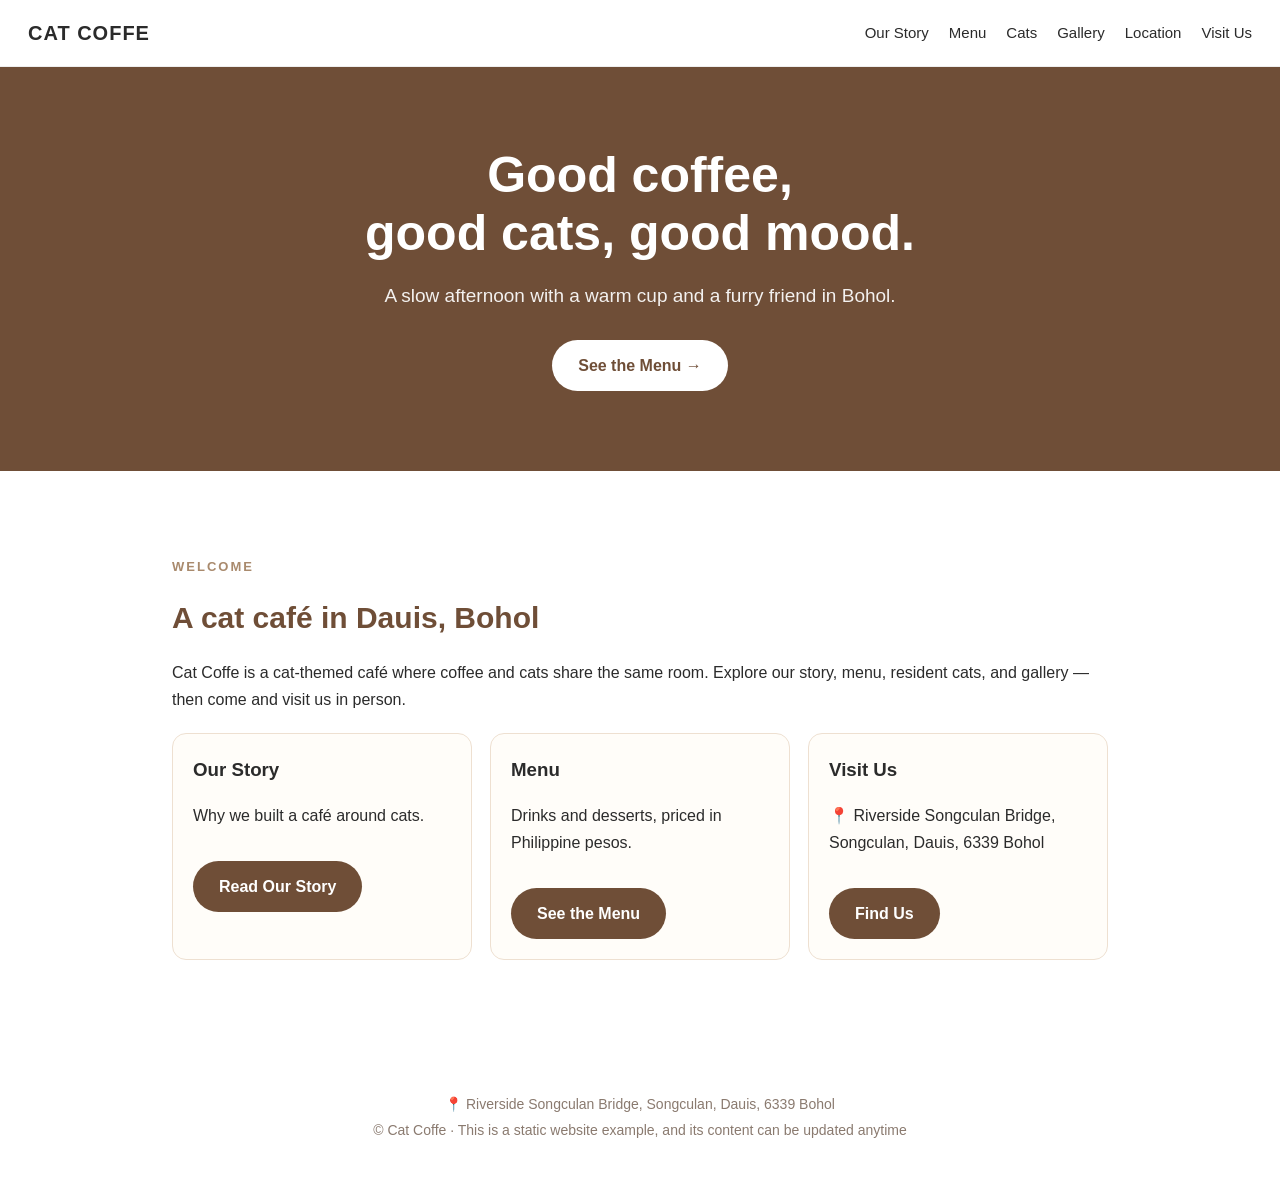
<file: index.html>
<!DOCTYPE html>
<html lang="en">
<head>
<meta charset="UTF-8">
<meta name="viewport" content="width=device-width, initial-scale=1.0">
<title>Cat Coffe · Cat Café in Bohol</title>
<link rel="stylesheet" href="style.css">
</head>
<body>
<nav>
  <strong><a href="index.html">CAT COFFE</a></strong>
  <ul>
    <li><a href="story.html">Our Story</a></li>
    <li><a href="menu.html">Menu</a></li>
    <li><a href="cats.html">Cats</a></li>
    <li><a href="gallery.html">Gallery</a></li>
    <li><a href="location.html">Location</a></li>
    <li><a href="visit.html">Visit Us</a></li>
  </ul>
</nav>
<header class="hero">
  <h1>Good coffee,<br>good cats, good mood.</h1>
  <p>A slow afternoon with a warm cup and a furry friend in Bohol.</p>
  <a href="menu.html">See the Menu →</a>
</header>
<main>
  <section>
    <p class="eyebrow">Welcome</p>
    <h2>A cat café in Dauis, Bohol</h2>
    <p>Cat Coffe is a cat-themed café where coffee and cats share the same room. Explore our story, menu, resident cats, and gallery — then come and visit us in person.</p>
    <div class="grid">
      <div class="card"><h3>Our Story</h3><p>Why we built a café around cats.</p><a class="btn" href="story.html">Read Our Story</a></div>
      <div class="card"><h3>Menu</h3><p>Drinks and desserts, priced in Philippine pesos.</p><a class="btn" href="menu.html">See the Menu</a></div>
      <div class="card"><h3>Visit Us</h3><p>📍 Riverside Songculan Bridge, Songculan, Dauis, 6339 Bohol</p><a class="btn" href="location.html">Find Us</a></div>
    </div>
  </section>
</main>
<footer>
  📍 Riverside Songculan Bridge, Songculan, Dauis, 6339 Bohol<br>
  © Cat Coffe · This is a static website example, and its content can be updated anytime
</footer>
</body>
</html>
</file>
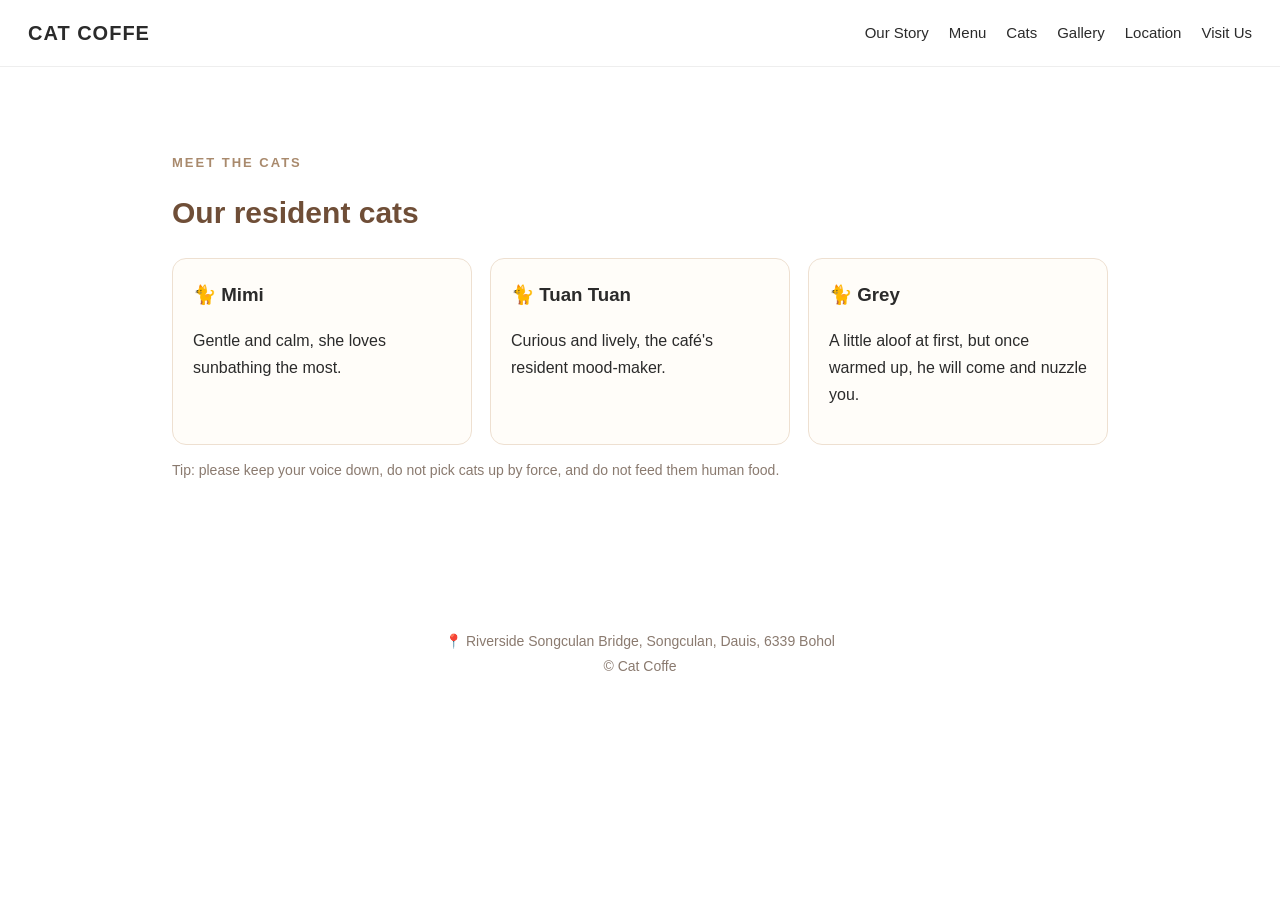
<file: cats.html>
<!DOCTYPE html>
<html lang="en">
<head>
<meta charset="UTF-8">
<meta name="viewport" content="width=device-width, initial-scale=1.0">
<title>Cats · Cat Coffe</title>
<link rel="stylesheet" href="style.css">
</head>
<body>
<nav>
  <strong><a href="index.html">CAT COFFE</a></strong>
  <ul>
    <li><a href="story.html">Our Story</a></li>
    <li><a href="menu.html">Menu</a></li>
    <li><a href="cats.html">Cats</a></li>
    <li><a href="gallery.html">Gallery</a></li>
    <li><a href="location.html">Location</a></li>
    <li><a href="visit.html">Visit Us</a></li>
  </ul>
</nav>
<main>
  <section>
    <p class="eyebrow">Meet the Cats</p>
    <h2>Our resident cats</h2>
    <div class="grid">
      <div class="card"><h3>🐈 Mimi</h3><p>Gentle and calm, she loves sunbathing the most.</p></div>
      <div class="card"><h3>🐈 Tuan Tuan</h3><p>Curious and lively, the café's resident mood-maker.</p></div>
      <div class="card"><h3>🐈 Grey</h3><p>A little aloof at first, but once warmed up, he will come and nuzzle you.</p></div>
    </div>
    <p style="color:#8a7a6f; font-size:14px;">Tip: please keep your voice down, do not pick cats up by force, and do not feed them human food.</p>
  </section>
</main>
<footer>
  📍 Riverside Songculan Bridge, Songculan, Dauis, 6339 Bohol<br>
  © Cat Coffe
</footer>
</body>
</html>
</file>
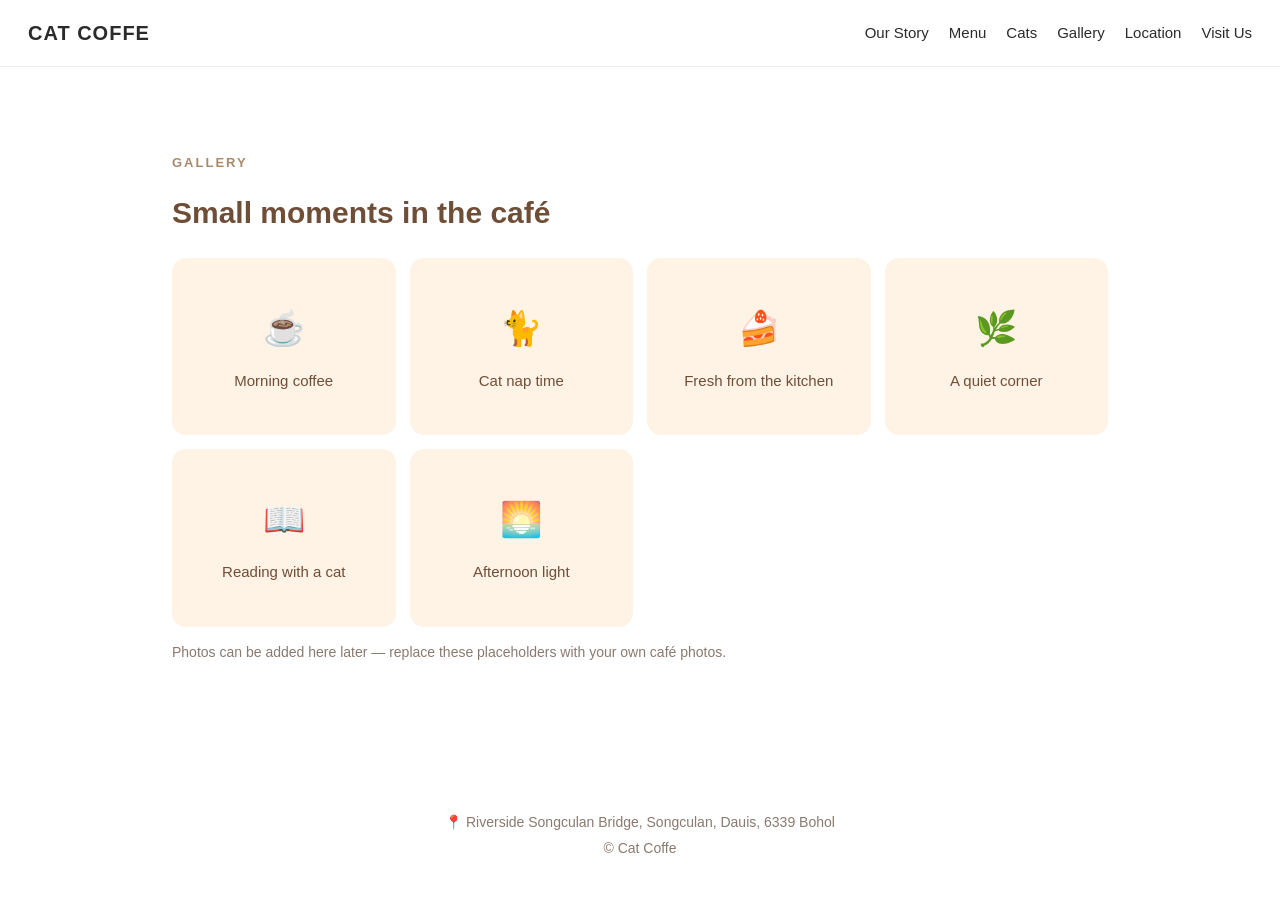
<file: gallery.html>
<!DOCTYPE html>
<html lang="en">
<head>
<meta charset="UTF-8">
<meta name="viewport" content="width=device-width, initial-scale=1.0">
<title>Gallery · Cat Coffe</title>
<link rel="stylesheet" href="style.css">
</head>
<body>
<nav>
  <strong><a href="index.html">CAT COFFE</a></strong>
  <ul>
    <li><a href="story.html">Our Story</a></li>
    <li><a href="menu.html">Menu</a></li>
    <li><a href="cats.html">Cats</a></li>
    <li><a href="gallery.html">Gallery</a></li>
    <li><a href="location.html">Location</a></li>
    <li><a href="visit.html">Visit Us</a></li>
  </ul>
</nav>
<main>
  <section>
    <p class="eyebrow">Gallery</p>
    <h2>Small moments in the café</h2>
    <div class="gallery">
      <div class="tile">☕<span>Morning coffee</span></div>
      <div class="tile">🐈<span>Cat nap time</span></div>
      <div class="tile">🍰<span>Fresh from the kitchen</span></div>
      <div class="tile">🌿<span>A quiet corner</span></div>
      <div class="tile">📖<span>Reading with a cat</span></div>
      <div class="tile">🌅<span>Afternoon light</span></div>
    </div>
    <p style="color:#8a7a6f; font-size:14px;">Photos can be added here later — replace these placeholders with your own café photos.</p>
  </section>
</main>
<footer>
  📍 Riverside Songculan Bridge, Songculan, Dauis, 6339 Bohol<br>
  © Cat Coffe
</footer>
</body>
</html>
</file>
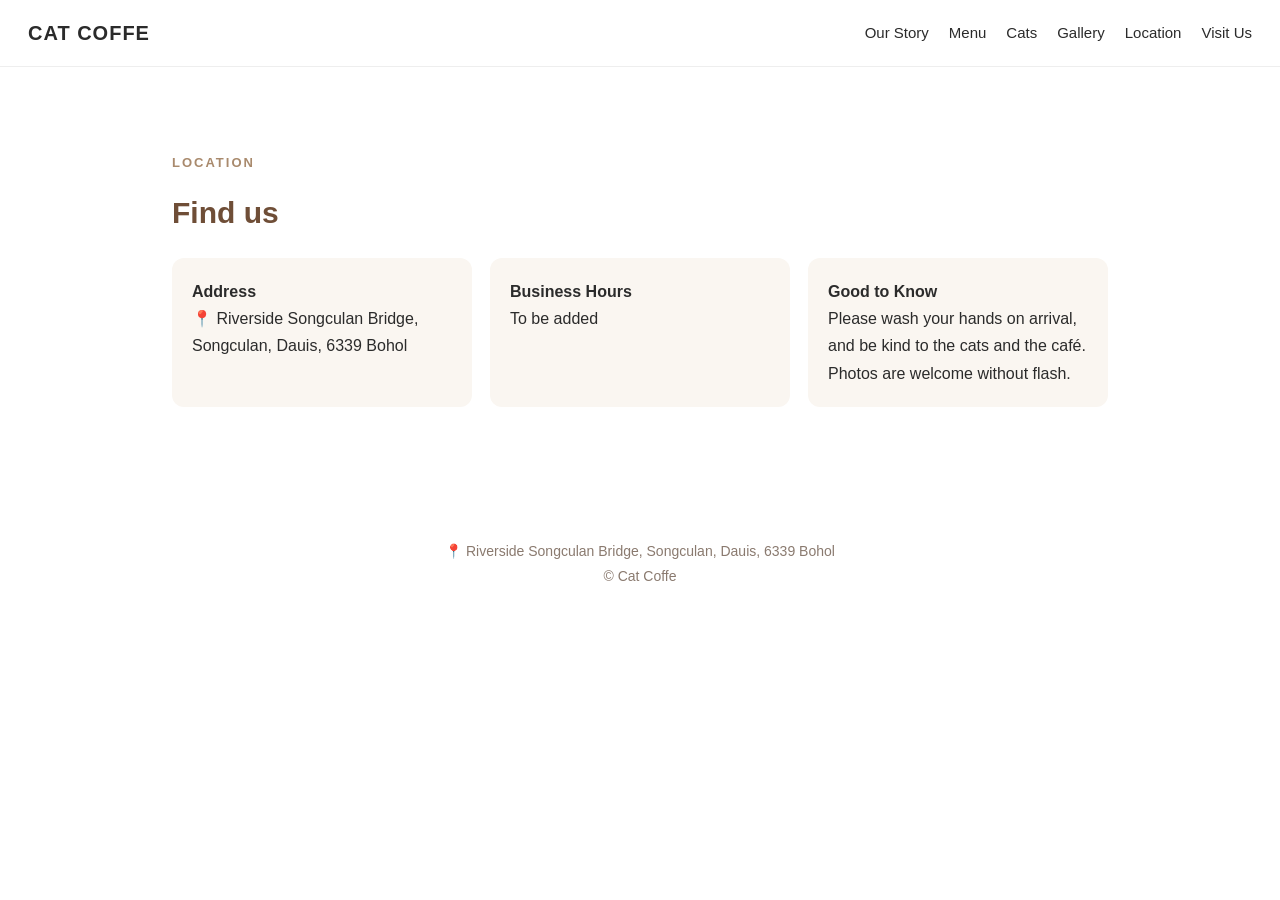
<file: location.html>
<!DOCTYPE html>
<html lang="en">
<head>
<meta charset="UTF-8">
<meta name="viewport" content="width=device-width, initial-scale=1.0">
<title>Location · Cat Coffe</title>
<link rel="stylesheet" href="style.css">
</head>
<body>
<nav>
  <strong><a href="index.html">CAT COFFE</a></strong>
  <ul>
    <li><a href="story.html">Our Story</a></li>
    <li><a href="menu.html">Menu</a></li>
    <li><a href="cats.html">Cats</a></li>
    <li><a href="gallery.html">Gallery</a></li>
    <li><a href="location.html">Location</a></li>
    <li><a href="visit.html">Visit Us</a></li>
  </ul>
</nav>
<main>
  <section>
    <p class="eyebrow">Location</p>
    <h2>Find us</h2>
    <div class="info">
      <div><strong>Address</strong><br>📍 Riverside Songculan Bridge, Songculan, Dauis, 6339 Bohol</div>
      <div><strong>Business Hours</strong><br>To be added</div>
      <div><strong>Good to Know</strong><br>Please wash your hands on arrival, and be kind to the cats and the café. Photos are welcome without flash.</div>
    </div>
  </section>
</main>
<footer>
  📍 Riverside Songculan Bridge, Songculan, Dauis, 6339 Bohol<br>
  © Cat Coffe
</footer>
</body>
</html>
</file>
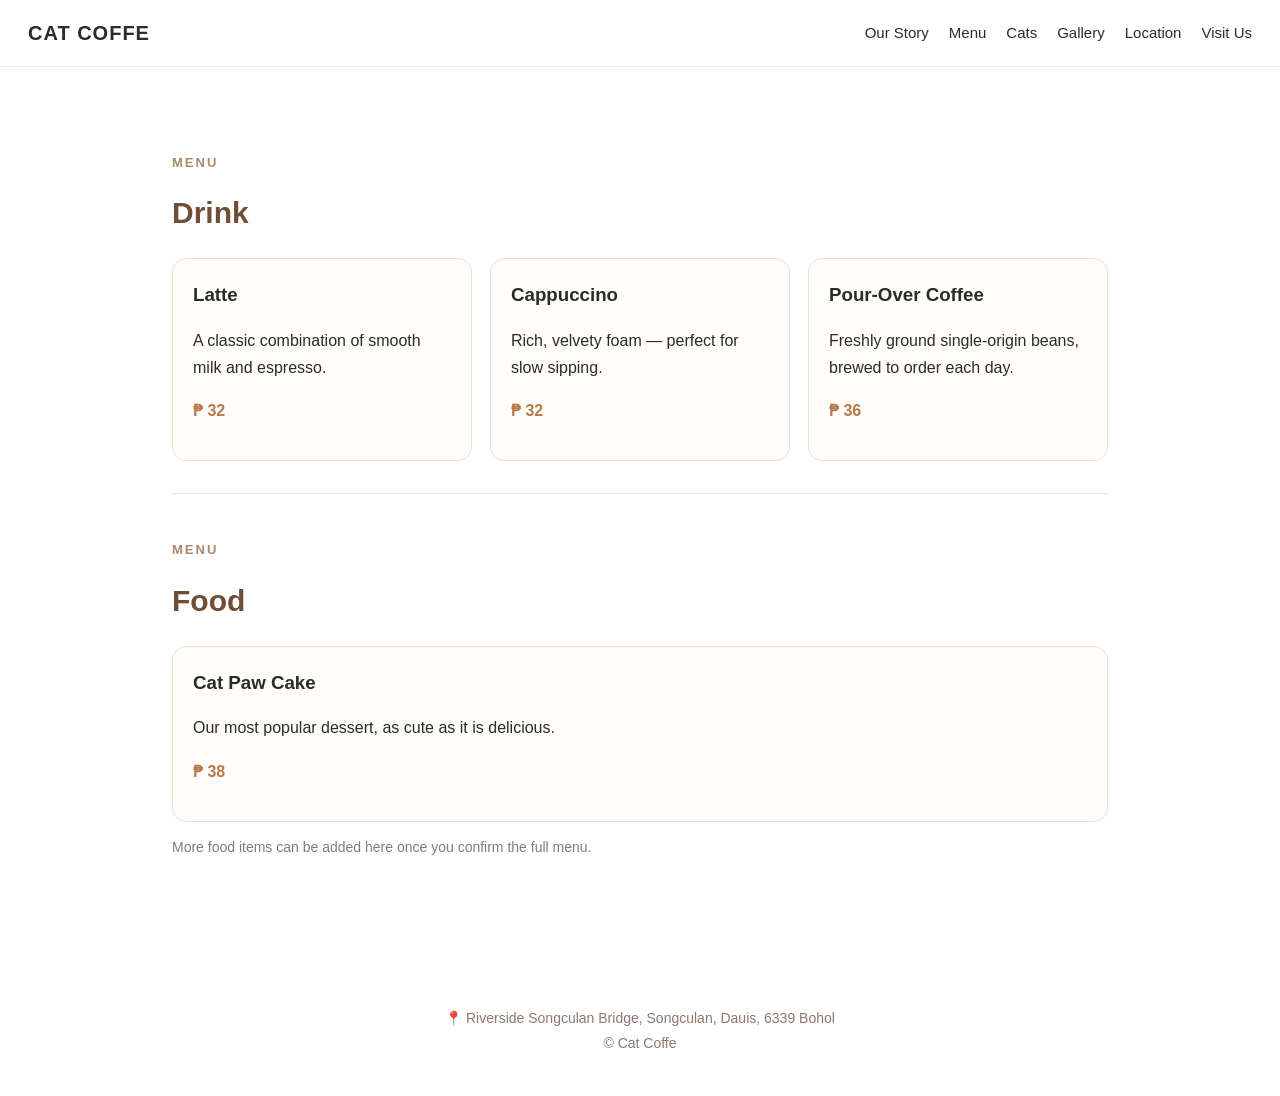
<file: menu.html>
<!DOCTYPE html>
<html lang="en">
<head>
<meta charset="UTF-8">
<meta name="viewport" content="width=device-width, initial-scale=1.0">
<title>Menu · Cat Coffe</title>
<link rel="stylesheet" href="style.css">
</head>
<body>
<nav>
  <strong><a href="index.html">CAT COFFE</a></strong>
  <ul>
    <li><a href="story.html">Our Story</a></li>
    <li><a href="menu.html">Menu</a></li>
    <li><a href="cats.html">Cats</a></li>
    <li><a href="gallery.html">Gallery</a></li>
    <li><a href="location.html">Location</a></li>
    <li><a href="visit.html">Visit Us</a></li>
  </ul>
</nav>
<main>
  <section>
    <p class="eyebrow">Menu</p>
    <h2>Drink</h2>
    <div class="grid">
      <div class="card"><h3>Latte</h3><p>A classic combination of smooth milk and espresso.</p><p class="price">₱ 32</p></div>
      <div class="card"><h3>Cappuccino</h3><p>Rich, velvety foam — perfect for slow sipping.</p><p class="price">₱ 32</p></div>
      <div class="card"><h3>Pour-Over Coffee</h3><p>Freshly ground single-origin beans, brewed to order each day.</p><p class="price">₱ 36</p></div>
    </div>
  </section>
  <section>
    <p class="eyebrow">Menu</p>
    <h2>Food</h2>
    <div class="grid">
      <div class="card"><h3>Cat Paw Cake</h3><p>Our most popular dessert, as cute as it is delicious.</p><p class="price">₱ 38</p></div>
    </div>
    <p style="color:#8a7a6f; font-size:14px;">More food items can be added here once you confirm the full menu.</p>
  </section>
</main>
<footer>
  📍 Riverside Songculan Bridge, Songculan, Dauis, 6339 Bohol<br>
  © Cat Coffe
</footer>
</body>
</html>
</file>
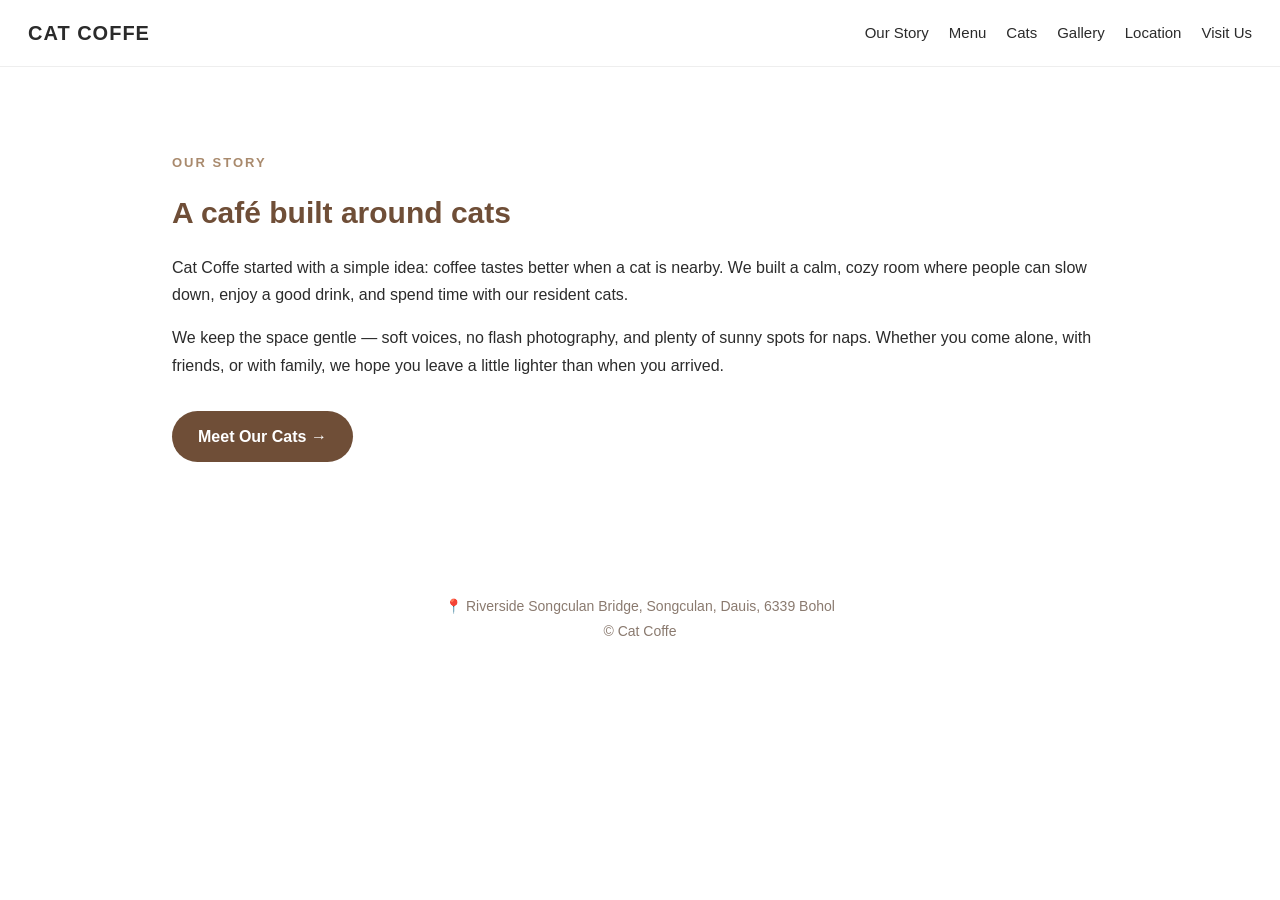
<file: story.html>
<!DOCTYPE html>
<html lang="en">
<head>
<meta charset="UTF-8">
<meta name="viewport" content="width=device-width, initial-scale=1.0">
<title>Our Story · Cat Coffe</title>
<link rel="stylesheet" href="style.css">
</head>
<body>
<nav>
  <strong><a href="index.html">CAT COFFE</a></strong>
  <ul>
    <li><a href="story.html">Our Story</a></li>
    <li><a href="menu.html">Menu</a></li>
    <li><a href="cats.html">Cats</a></li>
    <li><a href="gallery.html">Gallery</a></li>
    <li><a href="location.html">Location</a></li>
    <li><a href="visit.html">Visit Us</a></li>
  </ul>
</nav>
<main>
  <section>
    <p class="eyebrow">Our Story</p>
    <h2>A café built around cats</h2>
    <p>Cat Coffe started with a simple idea: coffee tastes better when a cat is nearby. We built a calm, cozy room where people can slow down, enjoy a good drink, and spend time with our resident cats.</p>
    <p>We keep the space gentle — soft voices, no flash photography, and plenty of sunny spots for naps. Whether you come alone, with friends, or with family, we hope you leave a little lighter than when you arrived.</p>
    <a class="btn" href="cats.html">Meet Our Cats →</a>
  </section>
</main>
<footer>
  📍 Riverside Songculan Bridge, Songculan, Dauis, 6339 Bohol<br>
  © Cat Coffe
</footer>
</body>
</html>
</file>
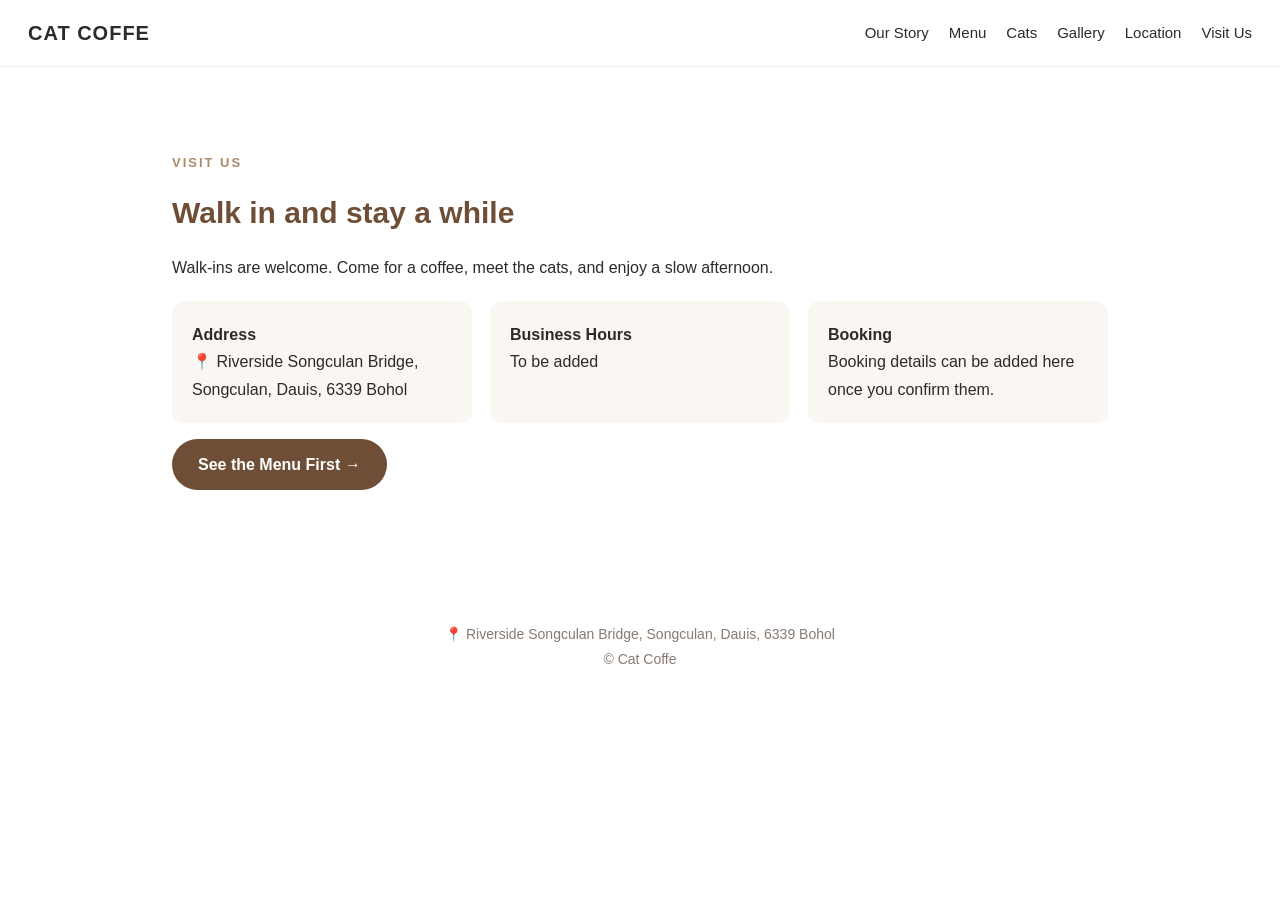
<file: visit.html>
<!DOCTYPE html>
<html lang="en">
<head>
<meta charset="UTF-8">
<meta name="viewport" content="width=device-width, initial-scale=1.0">
<title>Visit Us · Cat Coffe</title>
<link rel="stylesheet" href="style.css">
</head>
<body>
<nav>
  <strong><a href="index.html">CAT COFFE</a></strong>
  <ul>
    <li><a href="story.html">Our Story</a></li>
    <li><a href="menu.html">Menu</a></li>
    <li><a href="cats.html">Cats</a></li>
    <li><a href="gallery.html">Gallery</a></li>
    <li><a href="location.html">Location</a></li>
    <li><a href="visit.html">Visit Us</a></li>
  </ul>
</nav>
<main>
  <section>
    <p class="eyebrow">Visit Us</p>
    <h2>Walk in and stay a while</h2>
    <p>Walk-ins are welcome. Come for a coffee, meet the cats, and enjoy a slow afternoon.</p>
    <div class="info">
      <div><strong>Address</strong><br>📍 Riverside Songculan Bridge, Songculan, Dauis, 6339 Bohol</div>
      <div><strong>Business Hours</strong><br>To be added</div>
      <div><strong>Booking</strong><br>Booking details can be added here once you confirm them.</div>
    </div>
    <a class="btn" href="menu.html">See the Menu First →</a>
  </section>
</main>
<footer>
  📍 Riverside Songculan Bridge, Songculan, Dauis, 6339 Bohol<br>
  © Cat Coffe
</footer>
</body>
</html>
</file>
<file: style.css>
* { box-sizing: border-box; }
body { margin: 0; font-family: -apple-system, "Helvetica Neue", Arial, sans-serif; color: #2b2b2b; background: #fff; line-height: 1.7; overflow-x: hidden; }
img, video { max-width: 100%; height: auto; }
a { color: inherit; text-decoration: none; }
nav { position: sticky; top: 0; background: #fff; border-bottom: 1px solid #eee; display: flex; justify-content: space-between; align-items: center; padding: 16px 28px; z-index: 10; }
nav strong { font-size: 20px; letter-spacing: 1px; }
nav ul { list-style: none; display: flex; gap: 20px; margin: 0; padding: 0; font-size: 15px; flex-wrap: wrap; justify-content: flex-end; }
nav a:hover { color: #6f4e37; }
.hero { background: #6f4e37; color: #fff; padding: 80px 24px; text-align: center; }
.hero h1 { margin: 0; font-size: 50px; line-height: 1.15; }
.hero p { margin: 18px 0 0; font-size: 19px; opacity: .92; }
.hero a { display: inline-block; margin-top: 28px; background: #fff; color: #6f4e37; padding: 12px 26px; border-radius: 999px; font-weight: bold; }
main { max-width: 980px; margin: 0 auto; padding: 40px 22px 72px; }
section { padding: 32px 0; border-bottom: 1px solid #f0e8df; }
section:last-child { border-bottom: none; }
h2 { margin: 0 0 8px; font-size: 30px; color: #6f4e37; }
.eyebrow { text-transform: uppercase; letter-spacing: 2px; font-size: 13px; color: #a98a6d; font-weight: bold; }
.grid { display: grid; grid-template-columns: repeat(auto-fit, minmax(230px, 1fr)); gap: 18px; margin-top: 20px; }
.card { border: 1px solid #eee0d1; border-radius: 14px; padding: 20px; background: #fffdf9; }
.card h3 { margin: 0 0 6px; }
.price { color: #b7794c; font-weight: bold; }
.gallery { display: grid; grid-template-columns: repeat(auto-fit, minmax(200px, 1fr)); gap: 14px; margin-top: 20px; }
.tile { background: #fff3e6; border-radius: 14px; padding: 42px 18px; text-align: center; font-size: 34px; }
.tile span { display: block; font-size: 15px; margin-top: 10px; color: #6f4e37; }
.info { display: grid; grid-template-columns: repeat(auto-fit, minmax(240px, 1fr)); gap: 18px; margin-top: 20px; }
.info div { background: #faf6f1; border-radius: 12px; padding: 20px; }
.btn { display: inline-block; background: #6f4e37; color: #fff; padding: 12px 26px; border-radius: 999px; font-weight: bold; margin-top: 16px; }
footer { text-align: center; color: #8a7a6f; padding: 28px 20px 40px; font-size: 14px; line-height: 1.8; }
/* Mobile adaptive: tablet and phone */
@media (max-width: 768px) {
  nav { flex-direction: column; align-items: flex-start; gap: 10px; padding: 14px 18px; position: static; }
  nav ul { justify-content: flex-start; gap: 12px; font-size: 14px; }
  nav ul a { display: inline-block; padding: 6px 2px; }
  .hero { padding: 56px 18px; }
  .hero h1 { font-size: 36px; }
  .hero p { font-size: 17px; }
  main { padding: 28px 18px 56px; }
  section { padding: 24px 0; }
  h2 { font-size: 26px; }
  .grid, .info { grid-template-columns: 1fr; }
  .gallery { grid-template-columns: repeat(2, 1fr); }
  .tile { padding: 28px 12px; }
  .btn { padding: 13px 22px; }
  footer { overflow-wrap: anywhere; }
}
@media (max-width: 480px) {
  .hero { padding: 44px 16px; }
  .hero h1 { font-size: 30px; }
  .hero p { font-size: 16px; }
  h2 { font-size: 24px; }
  .gallery { grid-template-columns: 1fr; }
  .card, .info div { padding: 16px; }
  .btn { display: block; text-align: center; }
}
</file>
